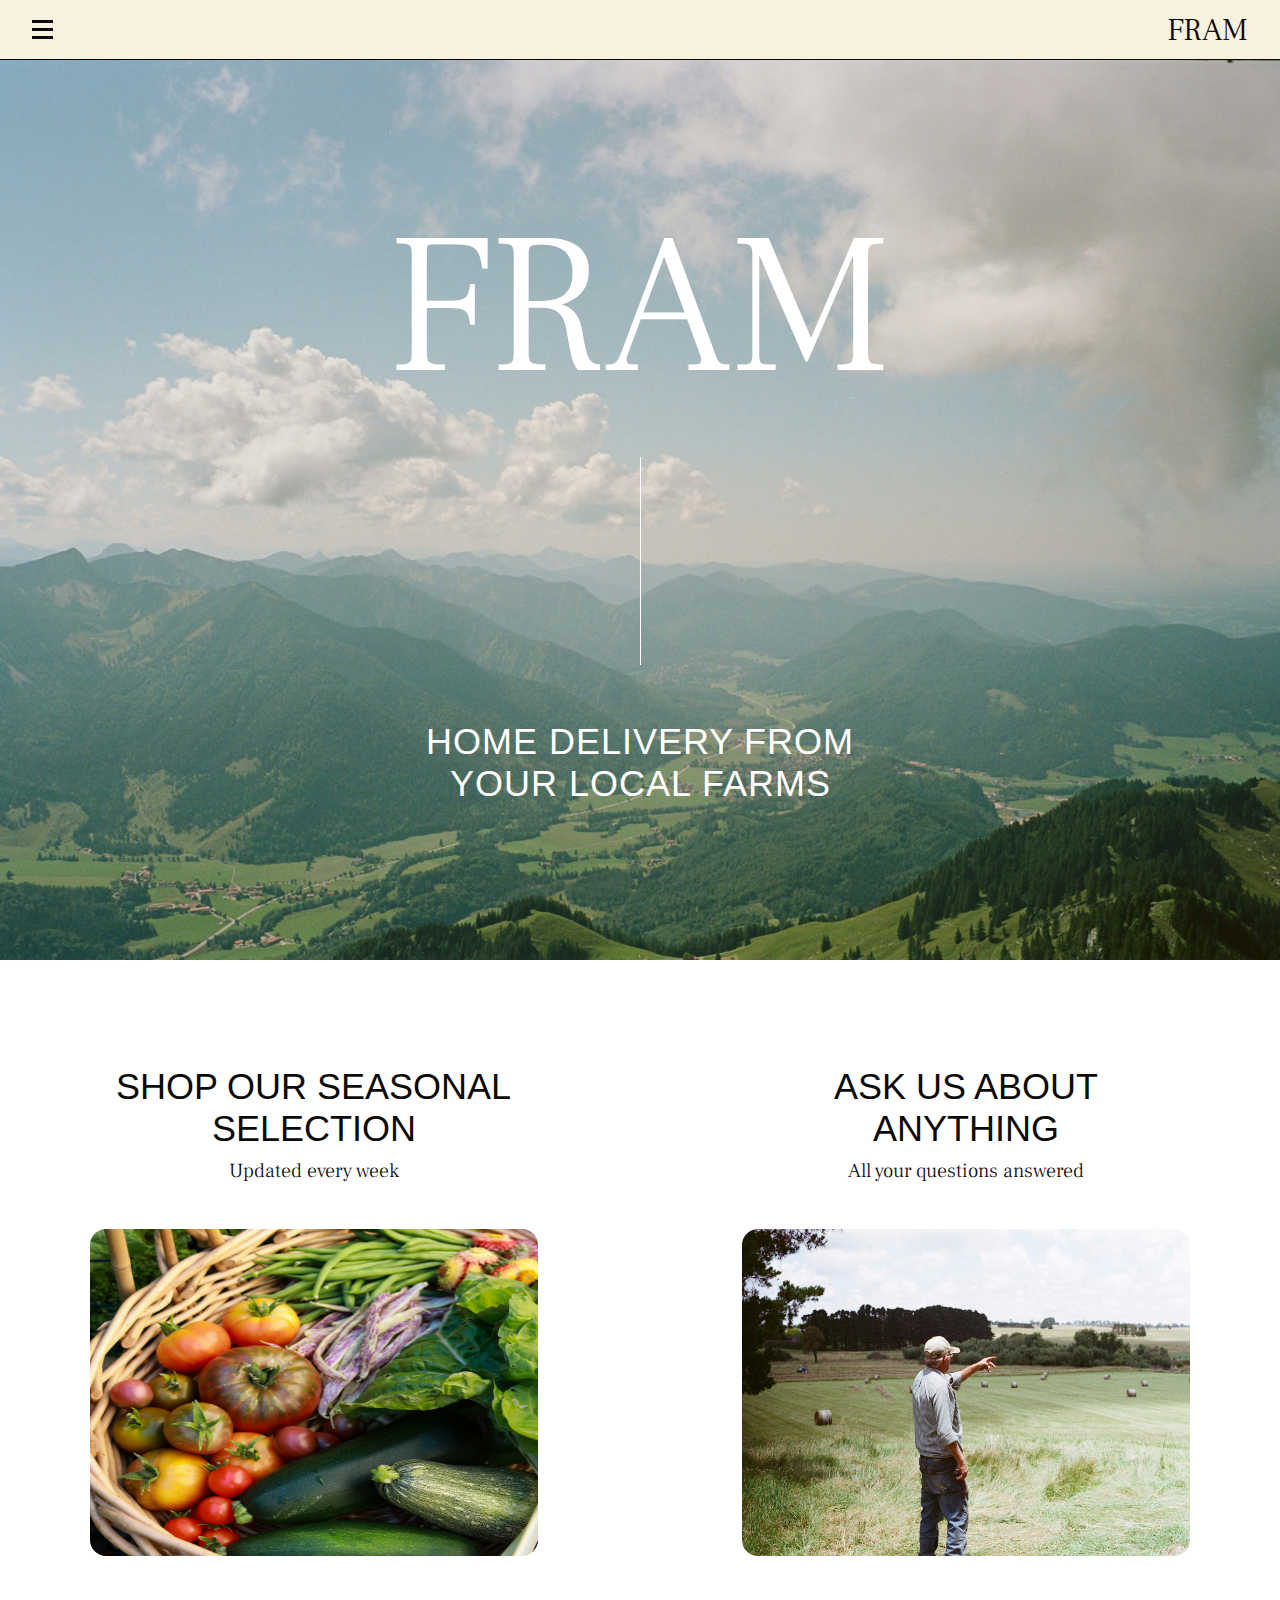
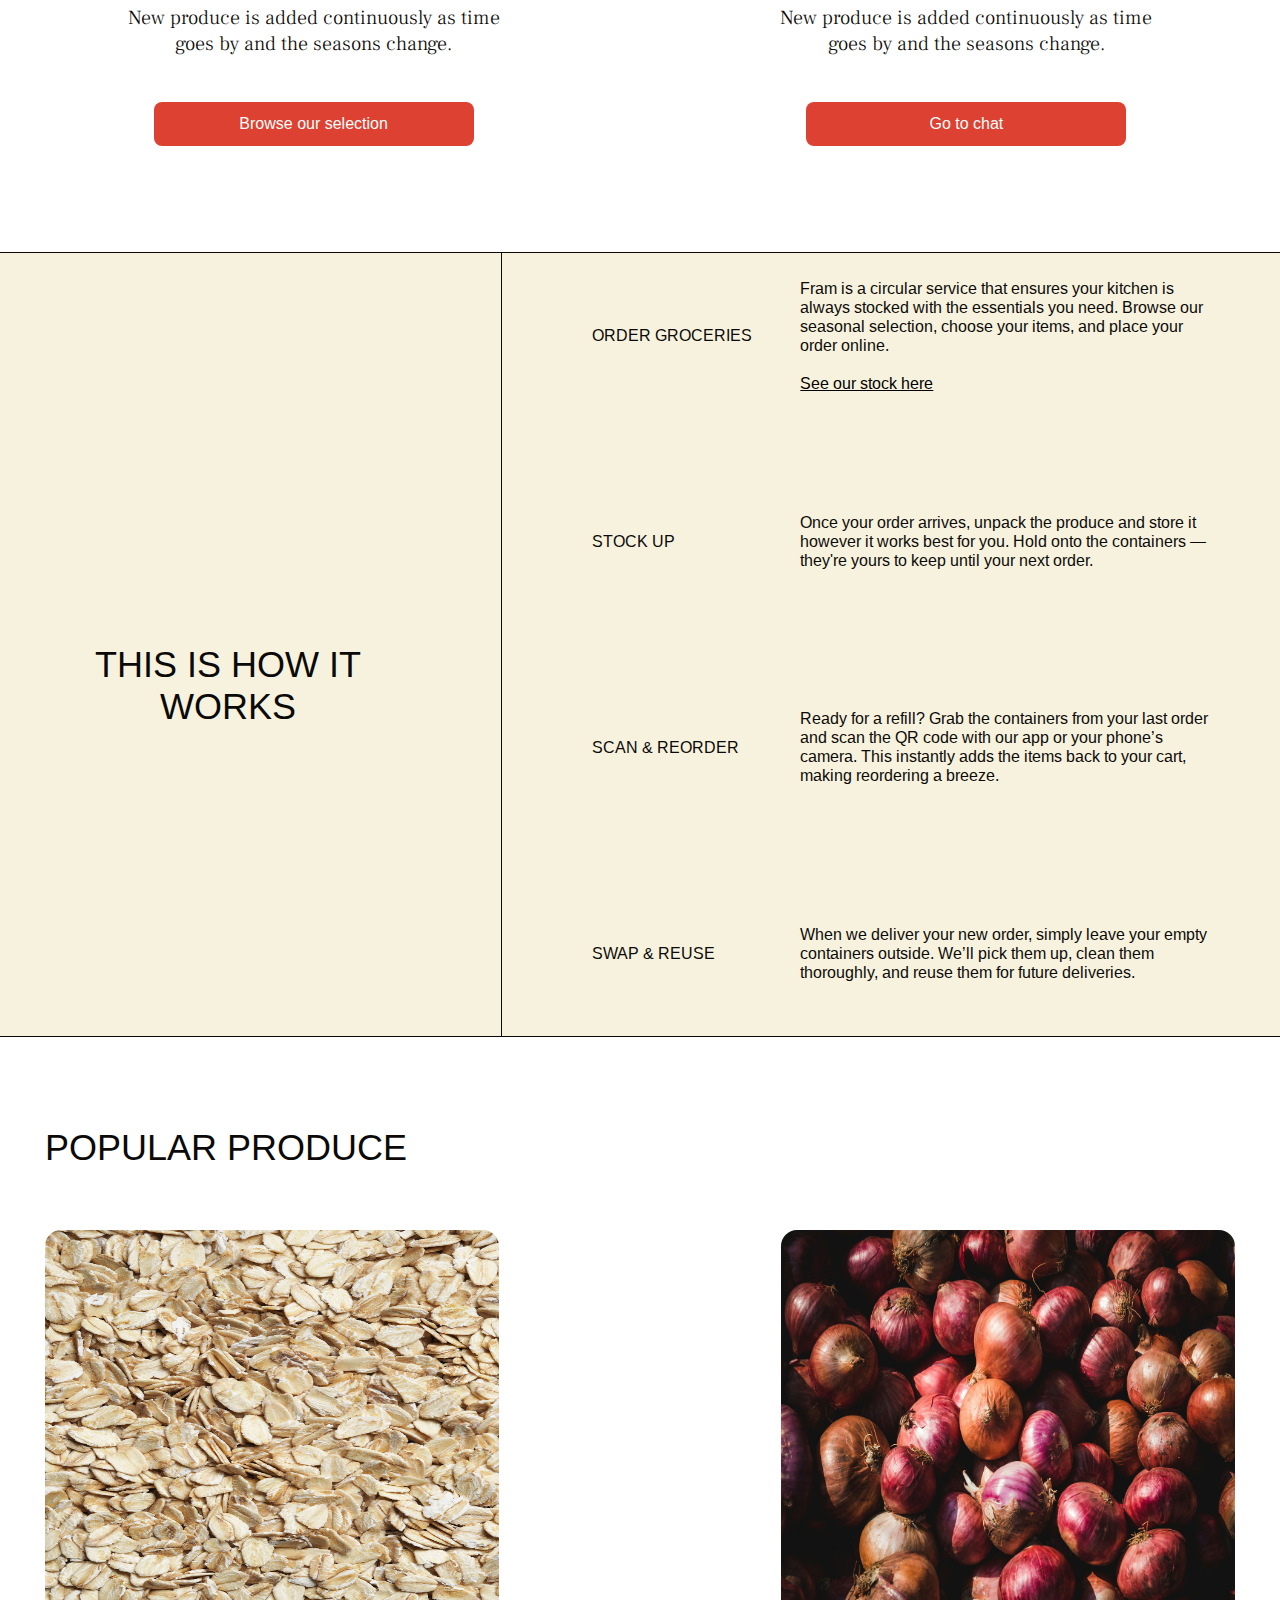
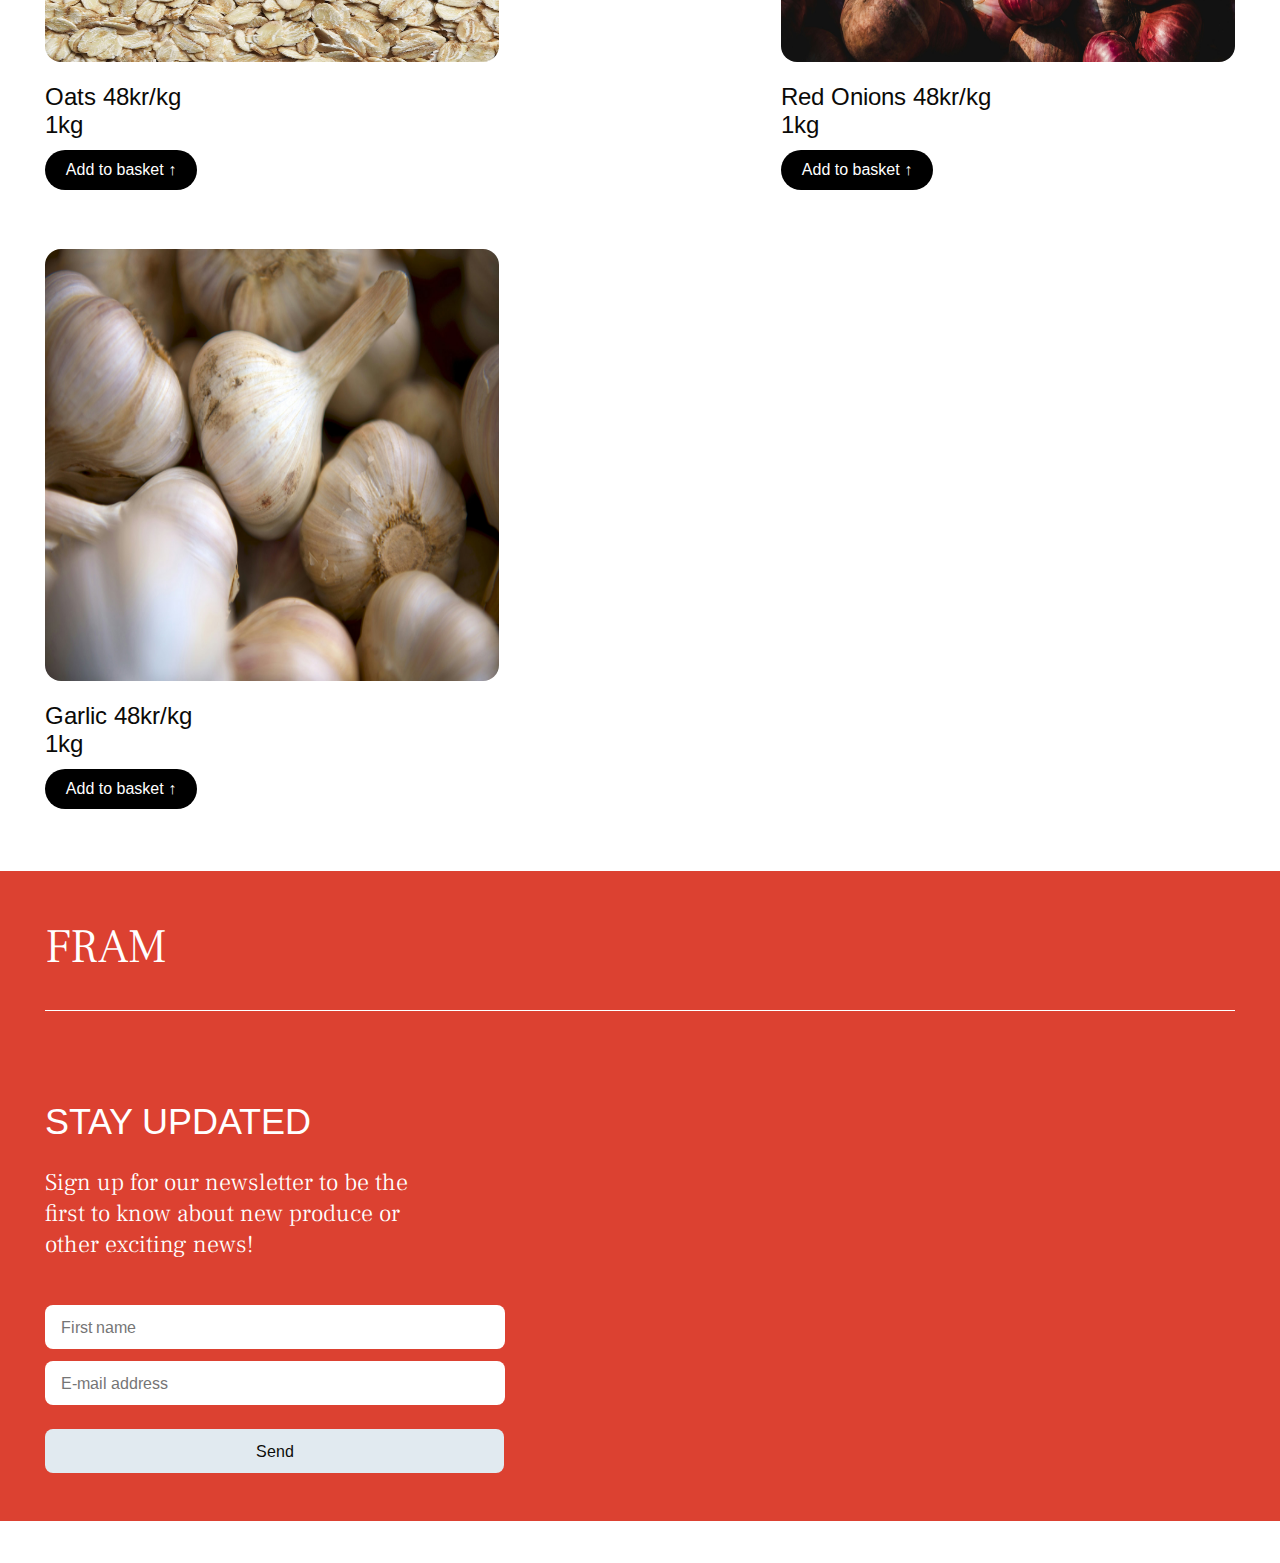
<file: index.html>
<!DOCTYPE html>
<html lang="en">
  <head>
    <link rel="stylesheet" href="styles.css">
    <link href="https://fonts.googleapis.com/css?family=Frank+Ruhl+Libre" rel="stylesheet">
    <link href='https://fonts.googleapis.com/css?family=Arimo' rel='stylesheet'>
    <title>FRAM - Ann Lisbeth Mangseth</title>
           <meta charset="UTF-8">
           <meta name="viewport" content="width=device-width, initial-scale=1.0">
    </head>
    
    <body>
    <header>
      <div class="hamburger" aria-controls="menu" aria-expanded="false" role="button">
        <span></span>
        <span></span>
        <span></span>
      </div>
  
      <nav class="menu" id="menu" role="navigation">
        <a href="product.html">PRODUCTS</a>
        <a href="#">CHAT</a>
        <div class="nav-button">CHECKOUT</div>
      </nav>
      <div>
        <h4>FRAM</h4>
      </div>
    </header>
<main>
    <section id="landscape">
    <div class="hero">
      <h1>FRAM</h1>
      <div class="divider"></div>
      <p>Home delivery from<br>Your local farms</p>
    </div>    
  </section>

    <section id="shop-ask">
      <ul>
        <li>
          <h2>SHOP OUR SEASONAL<br>SELECTION</h2>
          <p>Updated every week</p>
          <img src="nina-luong-dp06f70Eyvc-unsplash-web.jpg" alt="Basket with fresh and delicious vegetables">
          <p>New produce is added continuously as time goes by and the seasons change.</p>
          <button type="button"><a href="product.html"></a>Browse our selection</button>
        </li>
        <li>
          <h2>ASK US ABOUT<br>ANYTHING</h2>
          <p>All your questions answered</p>
          <img src="rebecca-ritchie-NWrp3FK68yE-unsplash-web.jpg" alt="Old farmer with cap standing in green field pointing at something">
          <p>New produce is added continuously as time goes by and the seasons change.</p>
          <button type="button">Go to chat</button>
        </li>
        </ul>
    </section>

    <div class="container">
      <div class="left-panel">
        <h2>THIS IS HOW IT<br>WORKS</h2>
      </div>
      <div class="right-panel">
        <div class="step">
          <div class="step-title">ORDER GROCERIES</div>
          <div class="step-content">
            Fram is a circular service that ensures your kitchen is always stocked with the essentials you need. Browse our seasonal selection, choose your items, and place your order online. <br><br>
            <a href="#">See our stock here</a>
          </div>
        </div>
        <div class="step">
          <div class="step-title">STOCK UP</div>
          <div class="step-content">
            Once your order arrives, unpack the produce and store it however it works best for you. Hold onto the containers — they're yours to keep until your next order.
          </div>
        </div>
        <div class="step">
          <div class="step-title">SCAN & REORDER</div>
          <div class="step-content">
            Ready for a refill? Grab the containers from your last order and scan the QR code with our app or your phone’s camera. This instantly adds the items back to your cart, making reordering a breeze.
          </div>
        </div>
        <div class="step">
          <div class="step-title">SWAP & REUSE</div>
          <div class="step-content">
            When we deliver your new order, simply leave your empty containers outside. We’ll pick them up, clean them thoroughly, and reuse them for future deliveries.
          </div>
        </div>
      </div>
    </div>

    <section id="popular">
      <h2>POPULAR PRODUCE</h2>
      <ul>
        <li><img src="lukasz-rawa-HB_MVtHVMLc-unsplash-web.jpg" alt="Close-up photo of oats">
          <p>Oats 48kr/kg<br>1kg</p>
          <button>Add to basket ↑</button> 
        </li>
        <li><img src="goh-rhy-yan-CCxWLAx0qmk-unsplash-web.jpg" alt="Close-up photo of red onions">
          <p>Red Onions 48kr/kg<br>1kg</p>
          <button>Add to basket ↑</button> 
        </li>
        <li><img src="matthew-pilachowski-w1eAFyBLhLM-unsplash-web.jpg" alt="Close-up photo of garlic">
          <p>Garlic 48kr/kg<br>1kg</p>
          <button>Add to basket ↑</button> 
        </li>
      </ul>
    </section>
  </main>
      <footer>
        <h3 class="border-bottom">FRAM</h3>
        <h2>STAY UPDATED</h2>
        <p>Sign up for our newsletter to be the first to know about new produce or other exciting news!</p>
        <section id="stayupdated">
          <div class="stay-updated">
            <form id="contact-form">
              <label for="first_name" class="sr-only">First name</label>
                <input id="first_name" type="text" placeholder="First name"/>
              <label for="email" class="sr-only">E-mail address</label> 
              <input id="email" type="email" required placeholder="E-mail address"/> 
              <button id="contact_form_submit_button" type="submit">Send </button>
            </form>
          </div>
          </section>
      </footer>
      <script src="/script.js" defer></script>
    </body>
  </html>
</file>
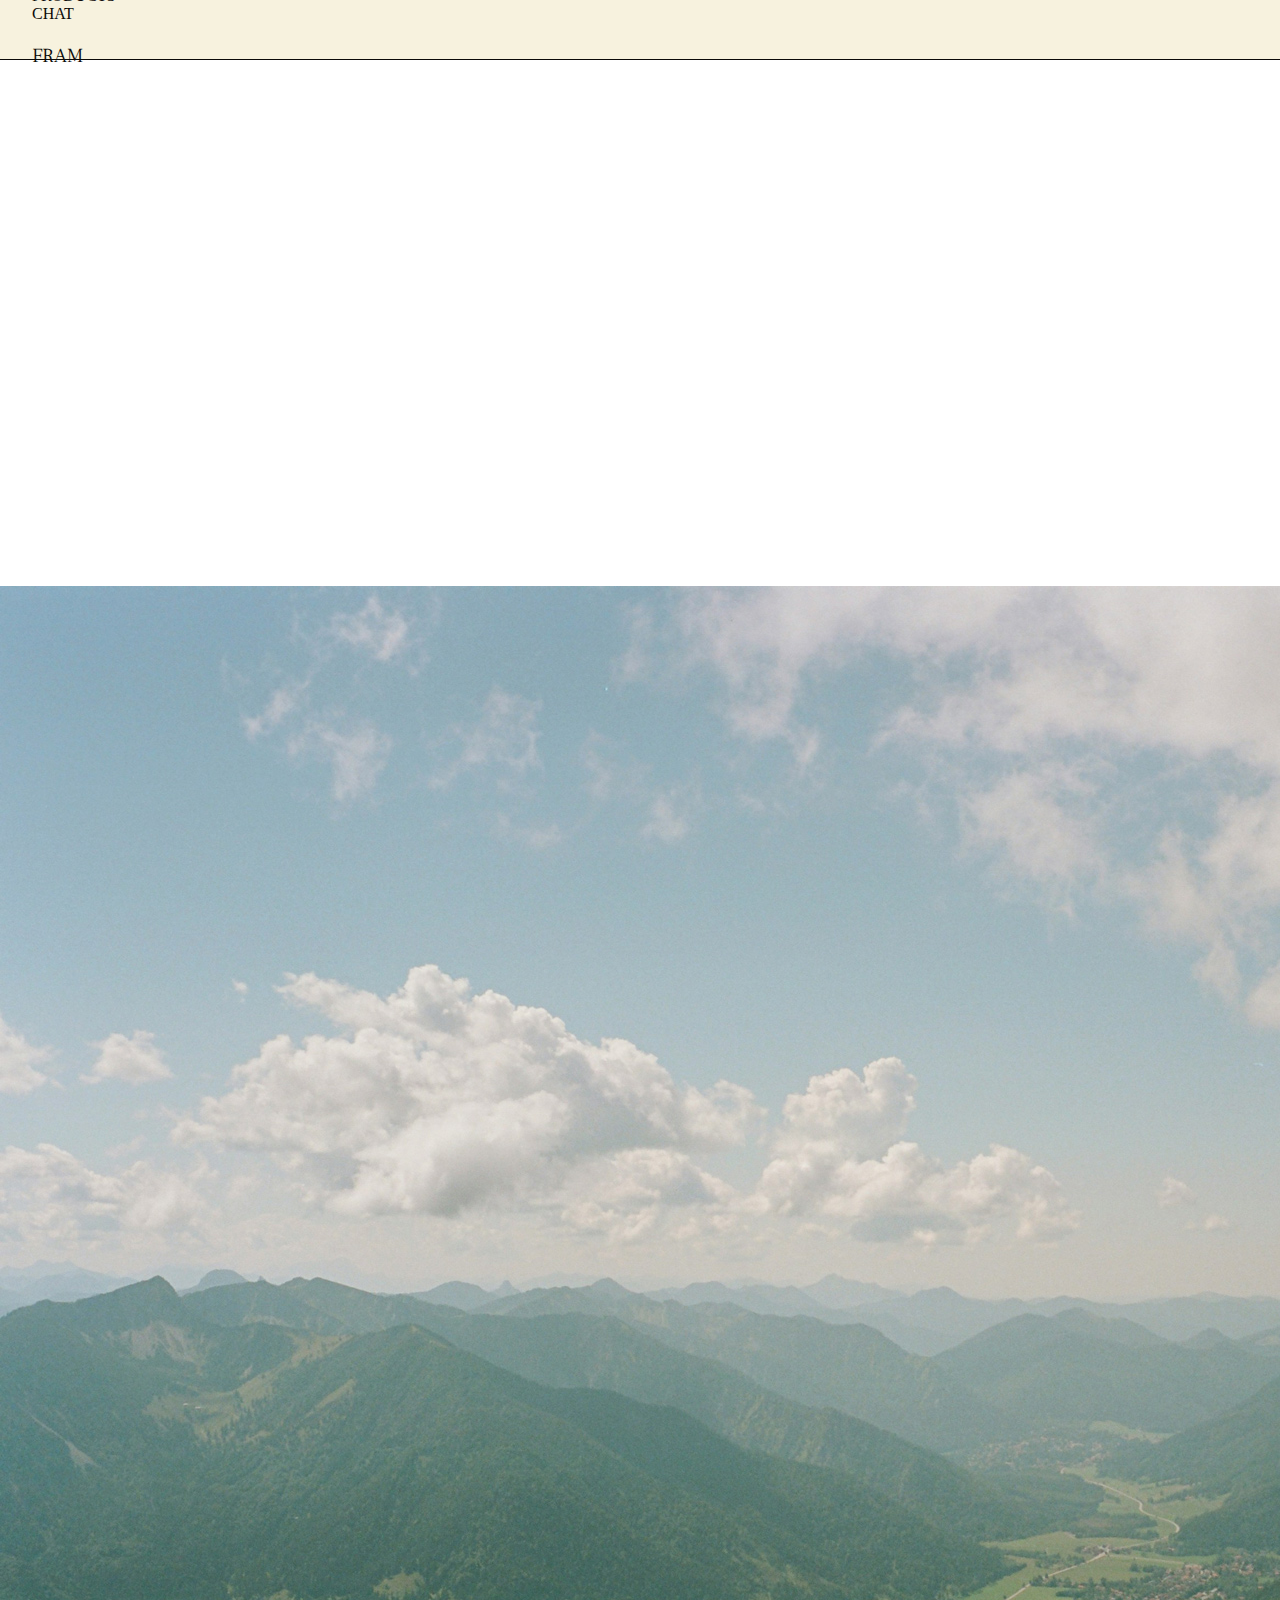
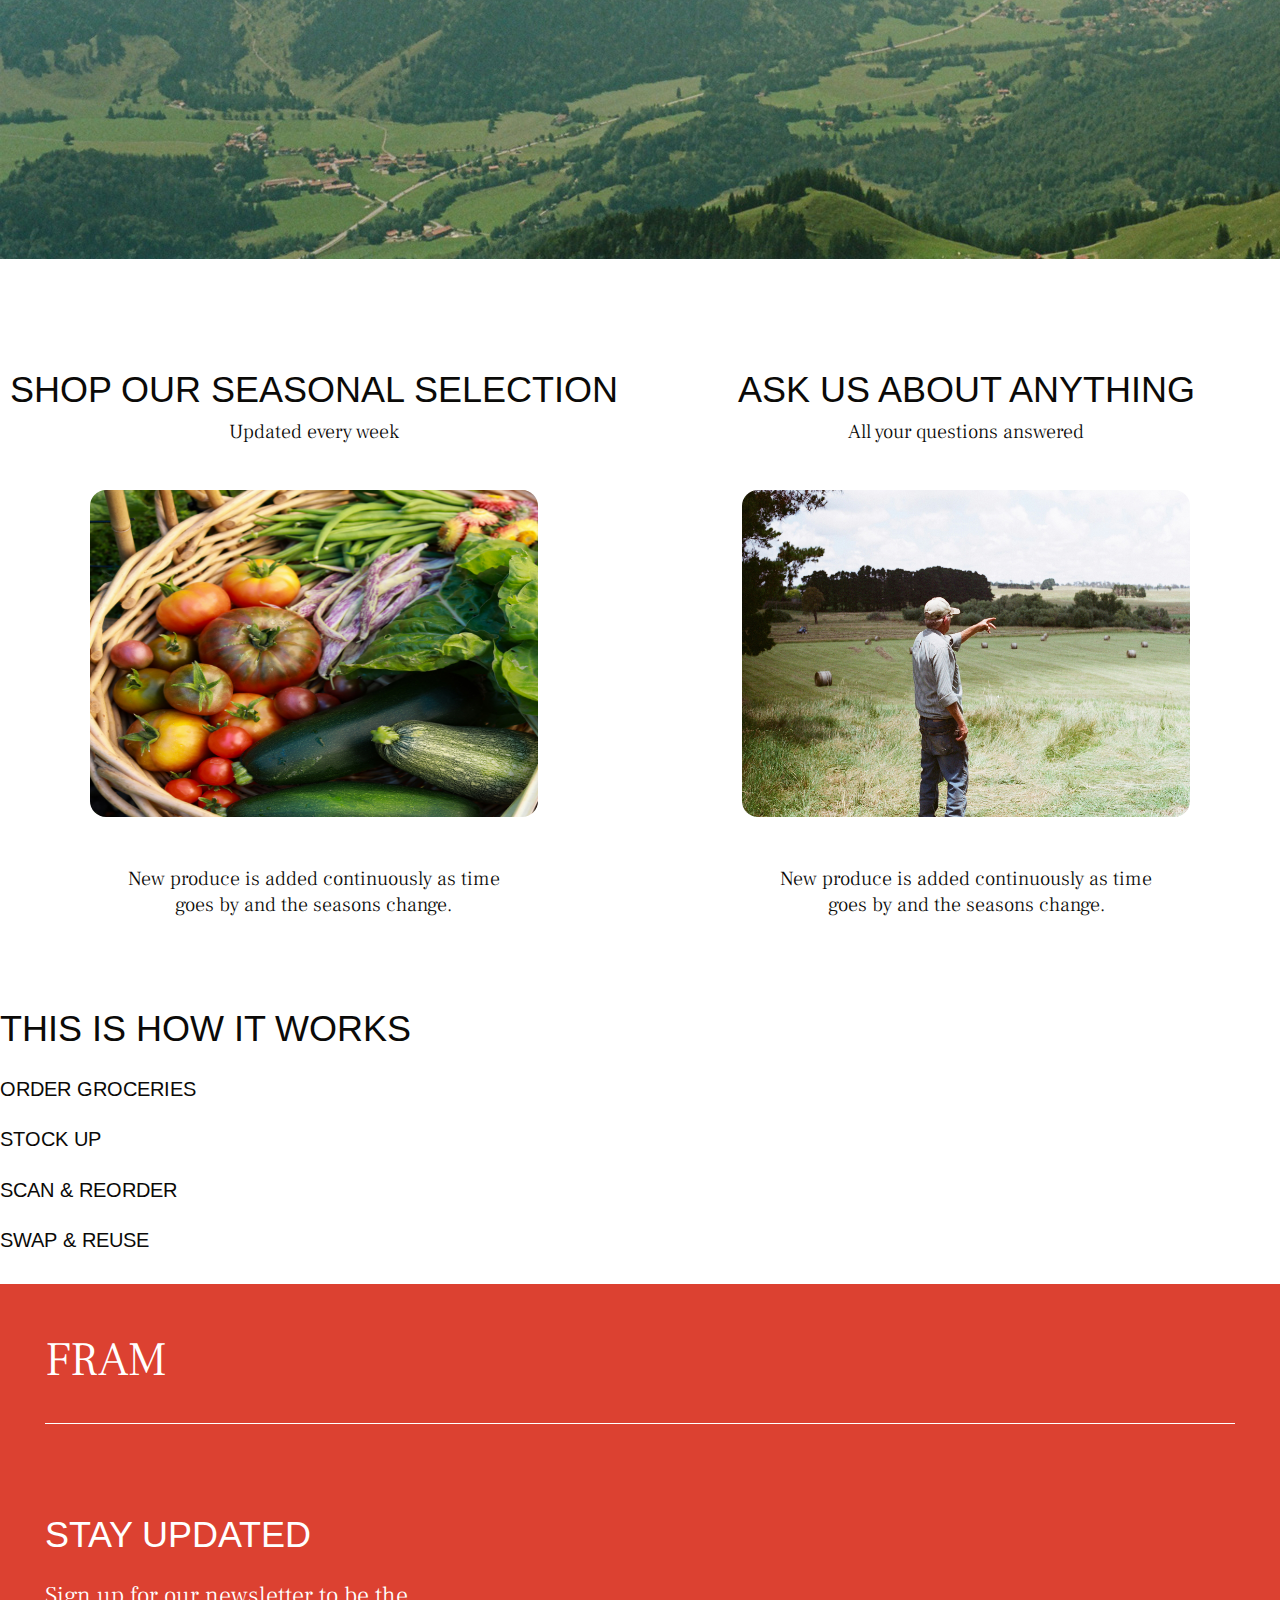
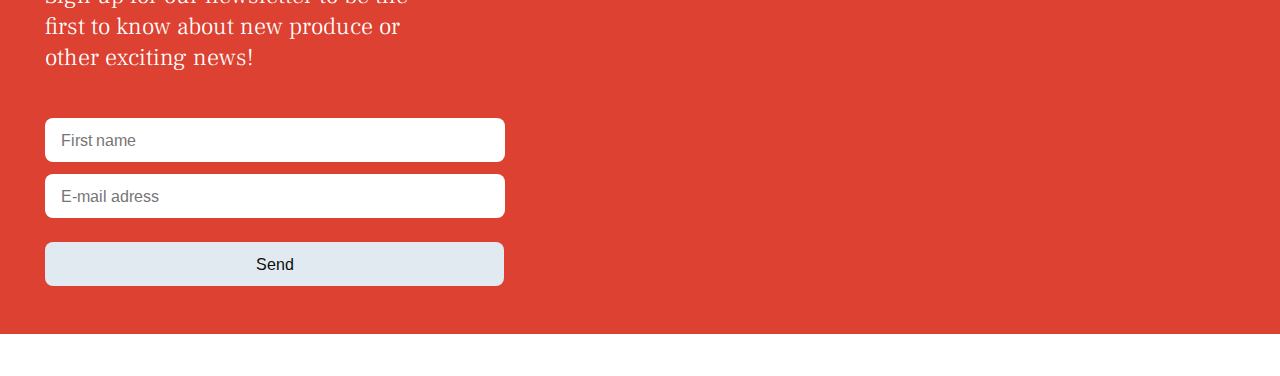
<file: PRO1001.html>
<!DOCTYPE html>
<HTML lang="en">
  <head>
    <link rel="stylesheet" href="styles.css">
    <link href='https://fonts.googleapis.com/css?family=Frank Ruhl Libre' rel='stylesheet'>
    <link href='https://fonts.googleapis.com/css?family=Arimo' rel='stylesheet'>
    <title>Ann Lisbeth Mangseth</title>
           <meta charset="UTF-8">
           <meta name="viewport" content="width=device-width, initial-scale=1.0">
    </head>
    
    <body>
    <header>
      <div class="navbar" id="nav-container">
      <nav>
        <ul>
          <li>PRODUCTS</li>
          <li>CHAT</li>  
        </ul>
      </nav>
      <p>FRAM</p>
      </div> 
    </header>

    <section id="landscape">
      <div class="centered">
        <h1>FRAM</h1>
        <img src="markus-spiske-WcLzVLbUP5g-unsplash-web.jpg" alt="Picture of a georgeous landscape with blue sky, mountains and green fields">  
      </div>
      </section>

    <section id="shop-ask">
      <ul>
        <li>
          <h2>SHOP OUR SEASONAL SELECTION</h2>
          <p>Updated every week</p>
          <img src="nina-luong-dp06f70Eyvc-unsplash-web.jpg" alt="Basket with fresh and delicious vegetables">
          <p>New produce is added continuously as time goes by and the seasons change.</p>
        </li>
        <li>
          <h2>ASK US ABOUT ANYTHING</h2>
          <p>All your questions answered</p>
          <img src="rebecca-ritchie-NWrp3FK68yE-unsplash-web.jpg" alt="Old farmer with cap standing in green field pointing at something">
          <p>New produce is added continuously as time goes by and the seasons change.</p>
        </li>
    </section>
    
    <section id="timeline">
      <h2>THIS IS HOW IT WORKS</h2>
      <ul>
        <li><h4>ORDER GROCERIES</h4></li>
        <li><h4>STOCK UP</h4></li>
        <li><h4>SCAN & REORDER</h4></li>
        <li><h4>SWAP & REUSE</h4></li>      
      </ul>
    </section>

      <footer>
        <h3 class="border-bottom">FRAM</h3>
        <h2>STAY UPDATED</h2>
        <p>Sign up for our newsletter to be the first to know about new produce or other exciting news!</p>
        <section id="stayupdated">
          <div class="stay-updated">
            <form id="contact-form">
              <label for="first_name" class="sr-only">First name</label>
                <input id="first_name" type="text" placeholder="First name"/>
              <label for="email" class="sr-only">E-mail address</label> 
              <input id="email" type="email" required placeholder="E-mail adress"/> 
              <button id="contact_form_submit_button" type="submit">Send </button>
            </form>
          </div>
          </section>
      </footer>
    </body>
</HTML>
</file>
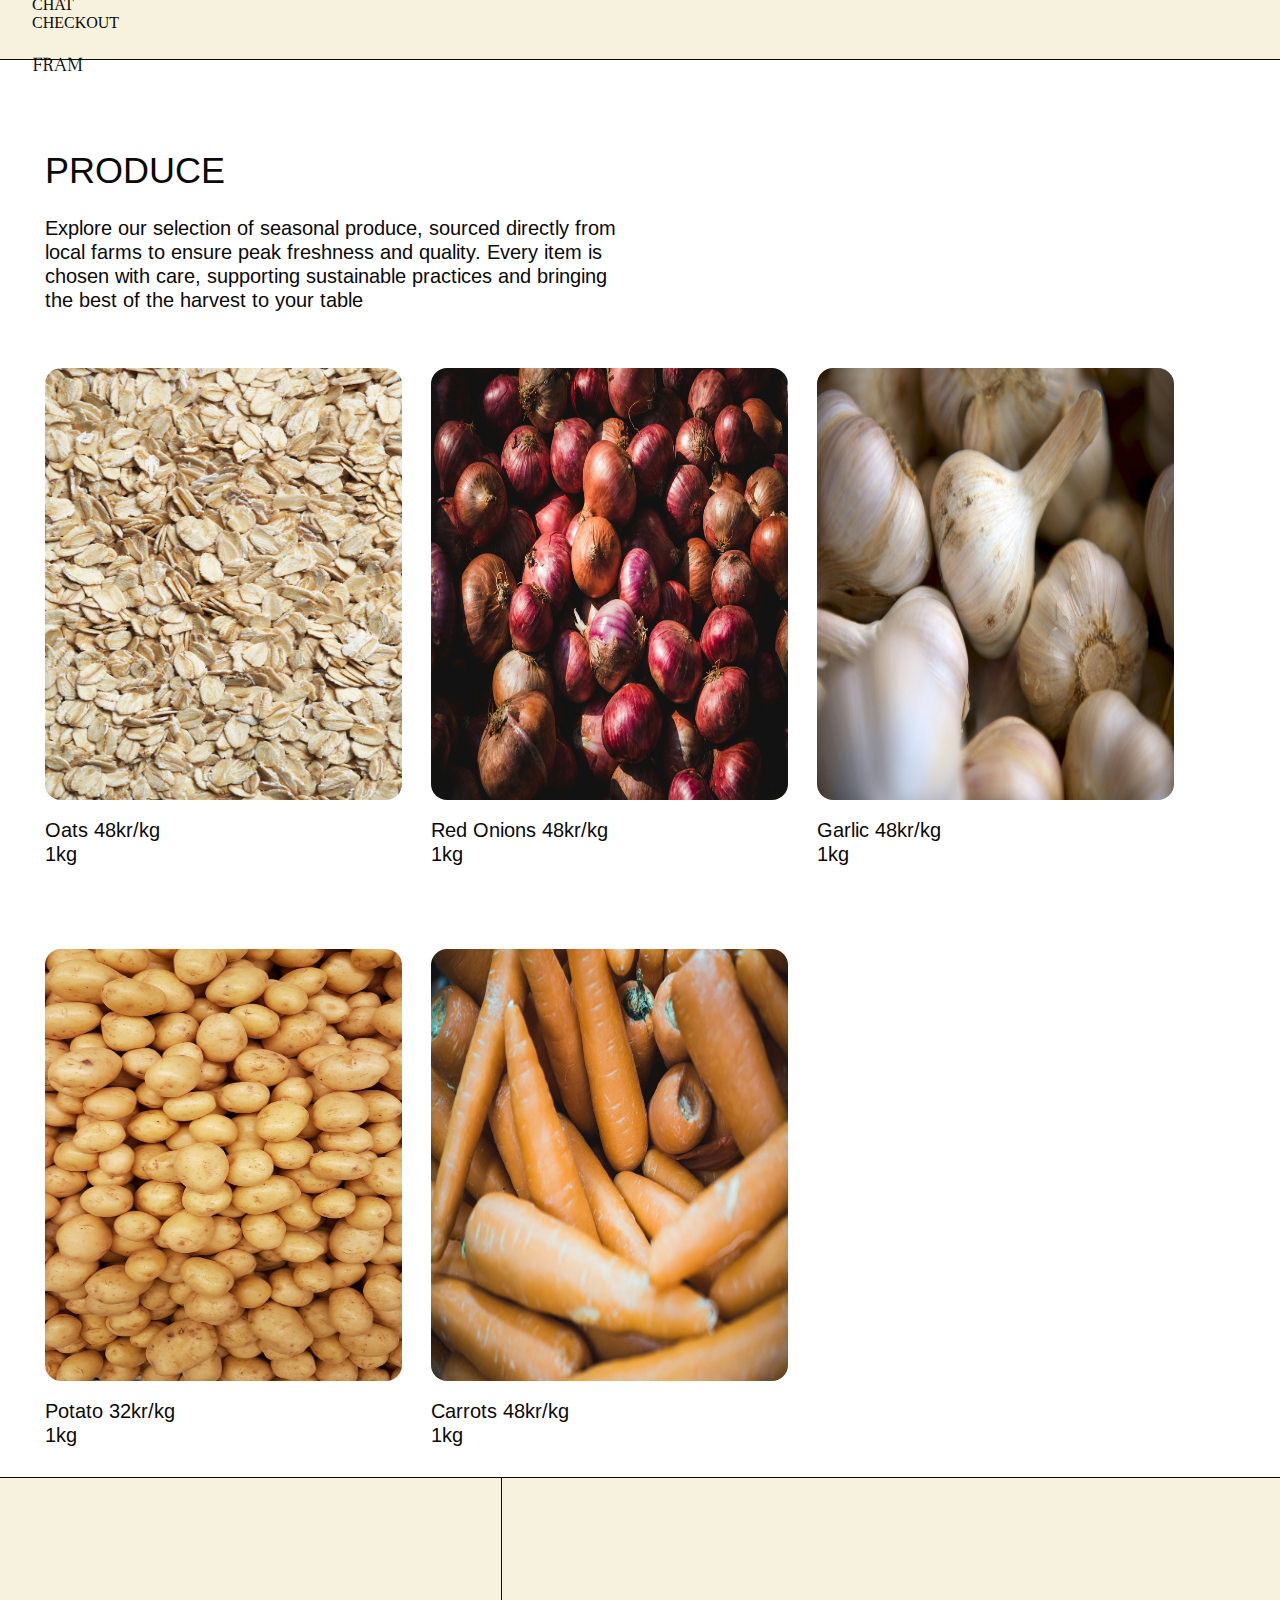
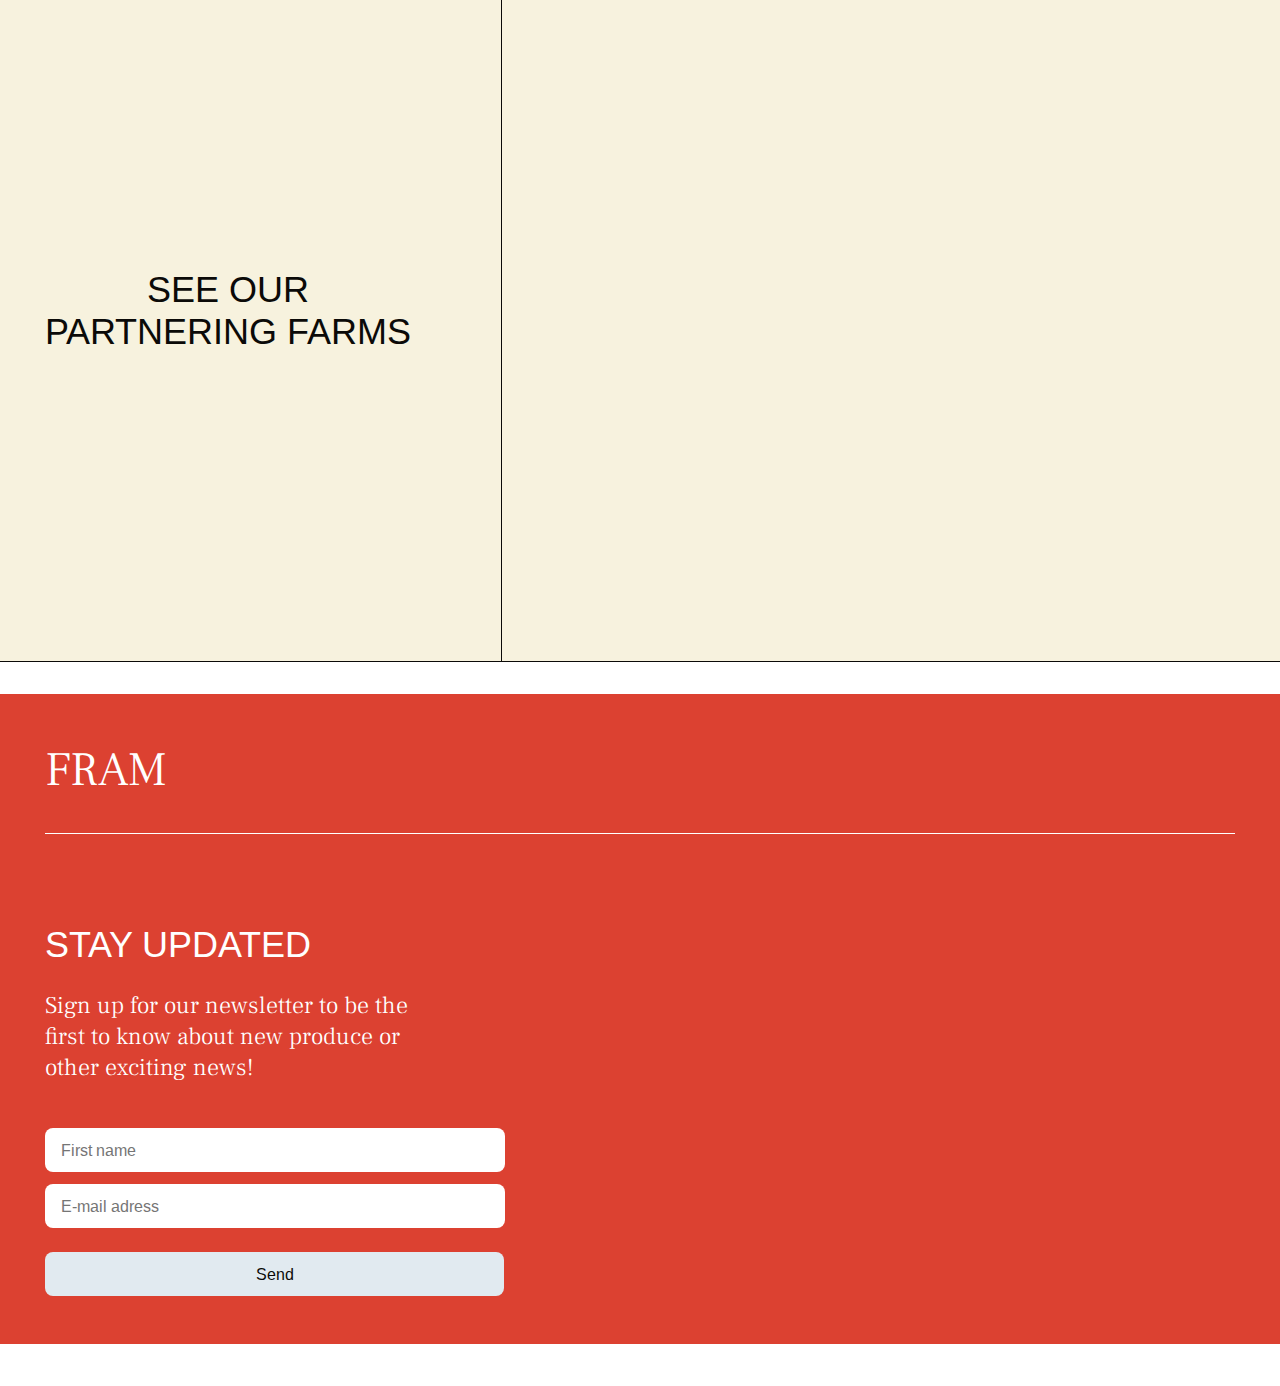
<file: product.html>
<!DOCTYPE html>
<HTML lang="en">
  <head>
    <link rel="stylesheet" href="styles.css">
    <link href='https://fonts.googleapis.com/css?family=Frank Ruhl Libre' rel='stylesheet'>
    <link href='https://fonts.googleapis.com/css?family=Arimo' rel='stylesheet'>
    <title>FRAM - Ann Lisbeth Mangseth</title>
           <meta charset="UTF-8">
           <meta name="viewport" content="width=device-width, initial-scale=1.0">
    </head>
    
    <body>
    <header>
      <div class="navbar" id="nav-container">
      <nav>
        <ul>
          <li>PRODUCTS</li>
          <li>CHAT</li>
          <li>CHECKOUT</li>
        </ul>
      </nav>
      <p>FRAM</p>
      </div> 
    </header>
<section id="produce">
  <h2>PRODUCE</h2>
  <p>Explore our selection of seasonal produce, sourced directly from local farms to ensure peak freshness and quality. Every item is chosen with care, supporting sustainable practices and bringing the best of the harvest to your table</p>
<ul>
  <li><img src="lukasz-rawa-HB_MVtHVMLc-unsplash-web.jpg" alt="Close-up photo of oats">
    <p>Oats 48kr/kg<br>1kg</p>
  </li>
  <li><img src="goh-rhy-yan-CCxWLAx0qmk-unsplash-web.jpg" alt="Close-up photo of red onions">
    <p>Red Onions 48kr/kg<br>1kg</p>
  </li>
  <li><img src="matthew-pilachowski-w1eAFyBLhLM-unsplash-web.jpg" alt="Close-up photo of garlic">
    <p>Garlic 48kr/kg<br>1kg</p>
  </li>
  <li><img src="rodrigo-dos-reis-h3AkzboxK4Q-unsplash-web.jpg" alt="Close-up photo of potatoes">
    <p>Potato 32kr/kg<br>1kg</p>
  </li>
  <li><img src="goh-rhy-yan-wUBhu3GXIg0-unsplash-web.jpg" alt="Close-up photo of carrots">
    <p>Carrots 48kr/kg<br>1kg</p>
  </li>
</ul>
</section>

<section id="partners">
  <div class="container">
    <div class="left-panel">
    <h2>SEE OUR<br>PARTNERING FARMS</h2>
    </div>
    <div class="right-panel">
    </div>
  </div>
</section>
<footer>
  <h3 class="border-bottom">FRAM</h3>
  <h2>STAY UPDATED</h2>
  <p>Sign up for our newsletter to be the first to know about new produce or other exciting news!</p>
  <section id="stayupdated">
    <div class="stay-updated">
      <form id="contact-form">
        <label for="first_name" class="sr-only">First name</label>
          <input id="first_name" type="text" placeholder="First name"/>
        <label for="email" class="sr-only">E-mail address</label> 
        <input id="email" type="email" required placeholder="E-mail adress"/> 
        <button id="contact_form_submit_button" type="submit">Send </button>
      </form>
    </div>
    </section>
</footer>
        </body>
    </HTML>
</file>
<file: styles.css>
/* Globals */
* { box-sizing: border-box; 
}

html {
  scroll-behavior: smooth;
}

body {
  color: #0B0A08;
  background-color: #FFFFFF;
}

body, html {
  margin: 0;
  padding: 0;
}

/* Button */
button {
  background-color: #DC4131;
  color: #FFFFFF;
  border: none;
  font-size: 16px;
  height: 18px;
  border-radius: 8px;
  display: inline-flex;
  padding: 10px 16px;
  margin-top: 45px;
  align-items: center;
  justify-content: center;
  width: 320px;
  height: 44px;
  margin-bottom: 90px;
}

button:hover {
  background-color: #AE2E21 ; /* Darker red */
  transition: opacity 0.3s;
  color: white;
}

/* This is the checkout item in menu */
.nav-button {
  background-color: none;
  color: #0B0A08;
  font-family: "Arimo", sans-serif;
  font-size: 36px;
  text-decoration: none;
  padding-top: 250px;
}

/* This is the checkout button in navigation */
header button {
  background-color: #008F51;
  color: #0B0A08;
  border-radius: 50px;
  width: 47px;
  height: 36px;
  font-size: 14px;
}

header button:hover {
  background-color: #008F51; 
  opacity: 0.75;
  transition: opacity 0.3s;
  color: #0B0A08;
}

.cart-button {
  margin-bottom: 45px;
}

ul {
  list-style-type: none;
  padding: 0;
}

/* Header */
header {
  position: relative;
  height: 60px;
  background-color: #F7F2DE;
  border-bottom: 1px solid #0B0A08;
  color: #0B0A08;
  display: flex;
  align-items: center;
  justify-content: space-between;
  padding: 0 32px;
} 

header h4 {
  font-family: 'Frank Ruhl Libre';
  font-size: 32px;
  text-align: center;
  justify-content: center;
  font-weight: 200;
}

.hamburger {
  cursor: pointer;
  display: flex;
  flex-direction: column;
  justify-content: center;
  gap: 5px;
  width: 30px;
  height: 25px;
  z-index: 10;
}

.hamburger span {
  height: 3px;
  width: 21px;
  background-color: #0B0A08;
  display: block;
  transition: all 0.3s ease;
}

/* Hamburger transform into X */
.hamburger.open span:nth-child(1) {
  transform: rotate(45deg) translate(5px, 5px);
}

.hamburger.open span:nth-child(2) {
  opacity: 0;
}

.hamburger.open span:nth-child(3) {
  transform: rotate(-45deg) translate(6px, -6px);
}

/* Menu (hidden by default) */
.menu {
  position: absolute;
  top: 60px;
  left: 0;
  background-color: #008F51;
  width: 475px;
  max-width: 100%;
  height: 100vh;
  display: none;
  flex-direction: column;
  align-items: center;
  padding: 188px 0 1rem 0;
  z-index: 999; /* Higher than the background */
}

.menu a {
  color: #0B0A08;
  font-family: "Arimo", sans-serif;
  font-size: 36px;
  text-decoration: none;
  margin: 1rem 0;
}

/* Menu visible when open */
.menu.open {
  display: flex;
}


.hero {
  background-image: url('markus-spiske-WcLzVLbUP5g-unsplash-web.jpg');
  background-size: cover;
  background-position: center;
  height: 100vh;
  color: white;
  display: flex;
  flex-direction: column;
  justify-content: center;
  align-items: center;
  text-align: center;
  position: relative;
  z-index: 1; /* Lower than the menu */
}

.hero .divider {
  width: 1px;
  height: 208px;
  background-color: white;
  margin: 20px 0;
}

.hero h1 {
  margin: 0;
}

.hero p {
  font-family: "Arimo", sans-serif;
  font-size: 36px;
  letter-spacing: 1px;
  text-transform: uppercase;
  color: white;
}

/* Typography */
h1 {
  font-family: 'Frank Ruhl Libre';
  font-size: 200px;
  font-weight: 200;
  color: #FFFFFF;
}

h2 {
  font-family: "Arimo", sans-serif;
  font-size: 36px;
  font-weight: 200;
  margin-top: 90px;
  margin-bottom: 8px;
  color: #0B0A08;
}

h3 {
  font-family: 'Frank Ruhl Libre';
  font-size: 48px;
  font-weight: 200;
  color: #FFFFFF;
}

h4 {
  font-family: "Arimo", sans-serif;
  font-size: 20px;
  font-weight: 200;
  color: #0B0A08;
}

p {
  font-family: 'Frank Ruhl Libre';
  font-weight: 200;
  font-size: 20px;
  color: #0B0A08;
}

/* Section 1 - Landscape */
#landscape h1 {
  text-align: center;
  color: #FFFFFF;
}

.vl {
  border-left: 2px solid #FFFFFF;
  height: 208px;
  position: absolute;
  left: 50%;
  margin-left: -3px;
  top: 50%;
}

#landscape h2 {
  text-align: center;
  color: #FFFFFF;
  width: 416px;
  justify-content: center;
}


/* Section 2 - Shop-Ask */
#shop-ask {
  background-color: #FFFFFF;
  text-align: center;
}

#shop-ask ul {
  display: flex;
  flex-wrap: wrap;
  justify-content: space-between;
  width: 100%;
}

#shop-ask ul li {
  width: 49%;
}

#shop-ask img {
  max-width: 100%;
  border-radius: 16px;
  margin-top: 45px;
  margin-bottom: 45px;
  width: 448px;
  height: 327px;
}

#shop-ask p {
  width: 407px;
  margin: 0 auto;
}

/* Section 3 - This is how it works */
.container {
  display: flex;
  margin: 0 auto;
  padding: 0px 45px;
  background-color: #F7F2DE;
  border-bottom: solid 1px #0B0A08;
  border-top: solid 1px #0B0A08;
  height: 785px;
}

.left-panel {
  flex: 1;
  display: flex;
  align-items: center;
  justify-content: center;
  text-align: center;
  width: 489px;
}

.right-panel {
  flex: 2;
  display: flex;
  flex-direction: column;
  gap: 40px;
  margin-left: 90px;
  border-left: solid 1px #0B0A08;
}

.step {
  display: flex;
  gap: 20px;
  align-items: center;
  height: 197px;
}

.step-title {
  width: 278px;
  font-family: "Arimo", sans-serif;
  flex-shrink: 0;
  padding-left: 90px;
}

.step-content {
  font-family: "Arimo", sans-serif;
  max-width: 414px;
  flex: 1;
}

a {
  color: #000000;
  text-decoration: underline;
}


/* Section 4 - Popular produce*/
#popular {
  background-color: #FFFFFF;
  margin-left: 45px;
  margin-right:45px;
}

#popular ul {
  display: flex;
  flex-wrap: wrap;
  justify-content: space-between;
  width: 100%;
  gap: 29px;
}

#popular img {
  max-width: 100%;
  border-radius: 16px;
  width: 454px;
  height: 432px;
}

#popular h2 {
  padding-bottom: 45px;
}


#popular p {
  font-family: "Arimo", sans-serif;
  font-size: 24px;
  margin-top: 18px;
  margin-bottom: 10px;
}

#popular button {
  width: 152px;
  height: 40px;
  background-color: black;
  color: white;
  font-size: 16px;
  padding: 10px 16px;
  border: none;
  border-radius: 44px;
  cursor: pointer;
  margin-bottom: 30px;
  margin-top: 0px;
}

.product-name {
  margin-right: 220px; /* space between name and price */
}

.product-name p {
  font-size: 24px;
}
  

/* Footer */
footer {
  color: #FFFFFF;
  background-color: #DC4131;
  height: 650px;
}

footer h3 {
  font-weight: 200;
}

h3.border-bottom {
  padding-bottom: 32px;
  padding-top: 45px;
  border-bottom: solid 1px #FFFFFF;
  margin-top: 32px;
  margin-bottom: 45px;
  margin-left: 45px;
  margin-right: 45px;
}

footer h2 {
  font-family: "Arimo", sans-serif;
  font-size: 36px;
  margin-left: 45px;
  color: #FFFFFF;
}

footer p {
  color: #FFFFFF;
  font-family: 'Frank Ruhl Libre';
  font-size: 24px;
  font-weight: 200;
  margin-left: 45px;
  margin-bottom: 45px;
  max-width: 407px;
}

/* Contact form */
input,
textarea,
select {
  width: 460px;
  height: 44px;
  background-color: #FFFFFF;
  color:#0B0A08;
  font-family: "Arimo", sans-serif;
  font-weight: 200;
  font-size: 16px;
  padding: 16px;
  border: none;
  border-radius: 8px;
  outline: none;
  box-sizing: border-box;
  appearance: none;
  -webkit-appearance: none;
}

input:focus {
  outline: 4px solid pink;
  outline-offset: 2px;
}
  
.sr-only {
  position: absolute;
  width: 1px;
  height: 1px;
  padding: 0;
  margin: -1px;
  overflow: hidden;
  clip: rect(0,0,0,0);
  white-space: nowrap;
  border: 0;
}

form {
  display: flex;
  flex-direction: column;
  gap: 12px;
  margin-left: 45px;
  margin-bottom: 45px;
  max-width: 460px;
}


footer button {
  background-color: #e1eaf0;
  color:#0B0A08;
  font-family: "Arimo", sans-serif;
  font-weight: 300;
  font-size: 16px;
  border: none;
  border-radius: 8px;
  display: inline-flex;
  padding: 10px 16px;
  margin-top: 12px;
  align-items: center;
  width: 459px;
  height: 44px;
}

/* MEDIA SCREEN - INDEX.HTML AND PRODUCT.HTML */

@media screen and (max-width: 700px){
nav {
  margin-top: 10px;
  padding-bottom: 30px;
  }

header {
  padding: 0 16px;
}

.menu {
  width: 50%;
}


/* Typography */
h1 {
  font-family: 'Frank Ruhl Libre';
  font-size: 75px;
  font-weight: 200;
  color: #FFFFFF;
}

h2 {
  font-family: "Arimo", sans-serif;
  font-size: 24px;
  font-weight: 200;
  margin-top: 90px;
  margin-bottom: 8px;
  color: #0B0A08;
}

p {
  font-family: 'Frank Ruhl Libre';
  font-weight: 200;
  font-size: 16px;
  color: #0B0A08;
}

.menu {
  position: absolute;
  top: 50px;
  left: 0;
  background-color: #008F51;
  width: 100%;
  max-width: 100%;
  height: 100vh;
  display: none;
  flex-direction: column;
  align-items: center;
  padding: 188px 0 1rem 0;
  z-index: 999; /* Higher than the background */
}

.hero p {
  font-family: "Arimo", sans-serif;
  font-size: 24px;
  letter-spacing: 1px;
  text-transform: lowercase;
  color: white;
}

#shop-ask {
  margin-left: 16px;
  margin-right: 16px;
}

#shop-ask ul {
  display: flex;
  flex-wrap: column;
  justify-content: center;
  width: 100%;
}

#shop-ask ul li {
  width: 100%;
}

#shop-ask img {
  margin-top: 44px;
  margin-bottom: 44px;
  width: 359px;
  height: 250px;
}

#shop-ask p {
  width: 307px;
  margin: 0 auto;
}

.container {
  flex-direction: column;
  padding: 20px;
  height: auto;
}

.left-panel {
  width: 100%;
  margin-left: 0px;
  margin-bottom: 45px;
  border-left: none;
  align-items: center;
  justify-content: center;
  text-align: center;
}

.right-panel {
  width: 100%;
  margin-left: 0px;
  border-left: none;
}

.step {
  flex-direction: column;
  height: auto;
  align-items: flex-start;
}

.step-title {
  width: 100%;
  padding-left: 45px;
}

.step-title h2 {
  font-size: 18px;
}

.step-content {
  max-width: 300px;
  padding-left: 45px;
  padding-bottom: 90px;
}

#popular {
  margin-right: 0px;
}

#popular ul {
  display: flex;
  flex-wrap: nowrap;
  overflow: hidden;
  gap: 30px;
}

#popular img {
  min-width: 250px;
  height: 321px;
}

#popular ul li p {
  font-size: 20px;
  padding-bottom: 10px;
}

#popular h4 {
  margin-top: 0px;
}

.product-name {
  margin-right: 40px; /* space between name and price */
}

footer h2 {
  font-family: "Arimo", sans-serif;
  font-size: 24px;
}

h3.border-bottom {
  padding-bottom: 32px;
  padding-top: 32px;
}

footer p {
  font-size: 16px;
  max-width: 279px;
}

form {
  display: flex;
  flex-direction: column;
  gap: 12px;
  margin-left: 45px;
  margin-bottom: 45px;
  width: 329px;
}

/* Contact form */
input,
textarea,
select {
  width: 329px;
}

footer button {
  width: 329px;
}

/* Produce */
#produce p {
  max-width: 345px;
}

#produce ul li {
  min-width: 100%;
}



/* Partnering farms */
.container-product {
  flex-direction: column;
  height: auto;
}

.left-panel-product,
.right-panel-product {
  flex: 1 1;
  text-align: center;
}

#partners img {
margin: 0 auto;
}
}

/* PRODUCT PAGE - PRODUCT.HTML */
/* Section 1 - Produce */

#produce {
  margin-left: 45px;
  margin-right: 45px;
}

#produce ul {
  display: flex;
  flex-wrap: wrap;
  align-items: flex-start;
  width: 100%;
  gap: 29px;
}

#produce ul li {
  width: 30%;
}

#produce img {
  margin-top: 40px;
  max-width: 100%;
  border-radius: 16px;
  width: 454px;
  height: 432px;
}
  
#produce h2 {
  margin-top: 90px;
  margin-bottom: 24px;
}

#produce h4 {
  font-size: 20px;
}
  
#produce p {
  font-family: "Arimo", sans-serif;
  font-size: 20px;
  margin-top: 14px;
  margin-bottom: 14px;
  width: 591px;
}

#produce button {
  width: 152px;
  height: 40px;
  background-color: black;
  color: white;
  font-size: 16px;
  padding: 10px 16px;
  border: none;
  border-radius: 44px;
  cursor: pointer;
  margin-bottom: 30px;
  margin-top: 0px;
}

/* Section 2 - Partners, Map*/
.container-product {
  display: flex;
  position: relative;
  margin: 0;
  background-color: #F7F2DE;
  border-top: solid 1px #0B0A08;
  height: auto;
}

.left-panel-product {
  flex: 1;
  display: flex;
  align-items: center;
  justify-content: center;
  text-align: center;
}

.right-panel-product {
  flex: 2;
  display: flex;
  position: relative;
  flex-direction: column;
  width: 100%;
}

#partners img {
  width: 100%;
  height: auto;
  margin-top: 90px;
  margin-bottom: 90px;
  margin-right: 90px;
  margin-left: 90px;
}
</file>
